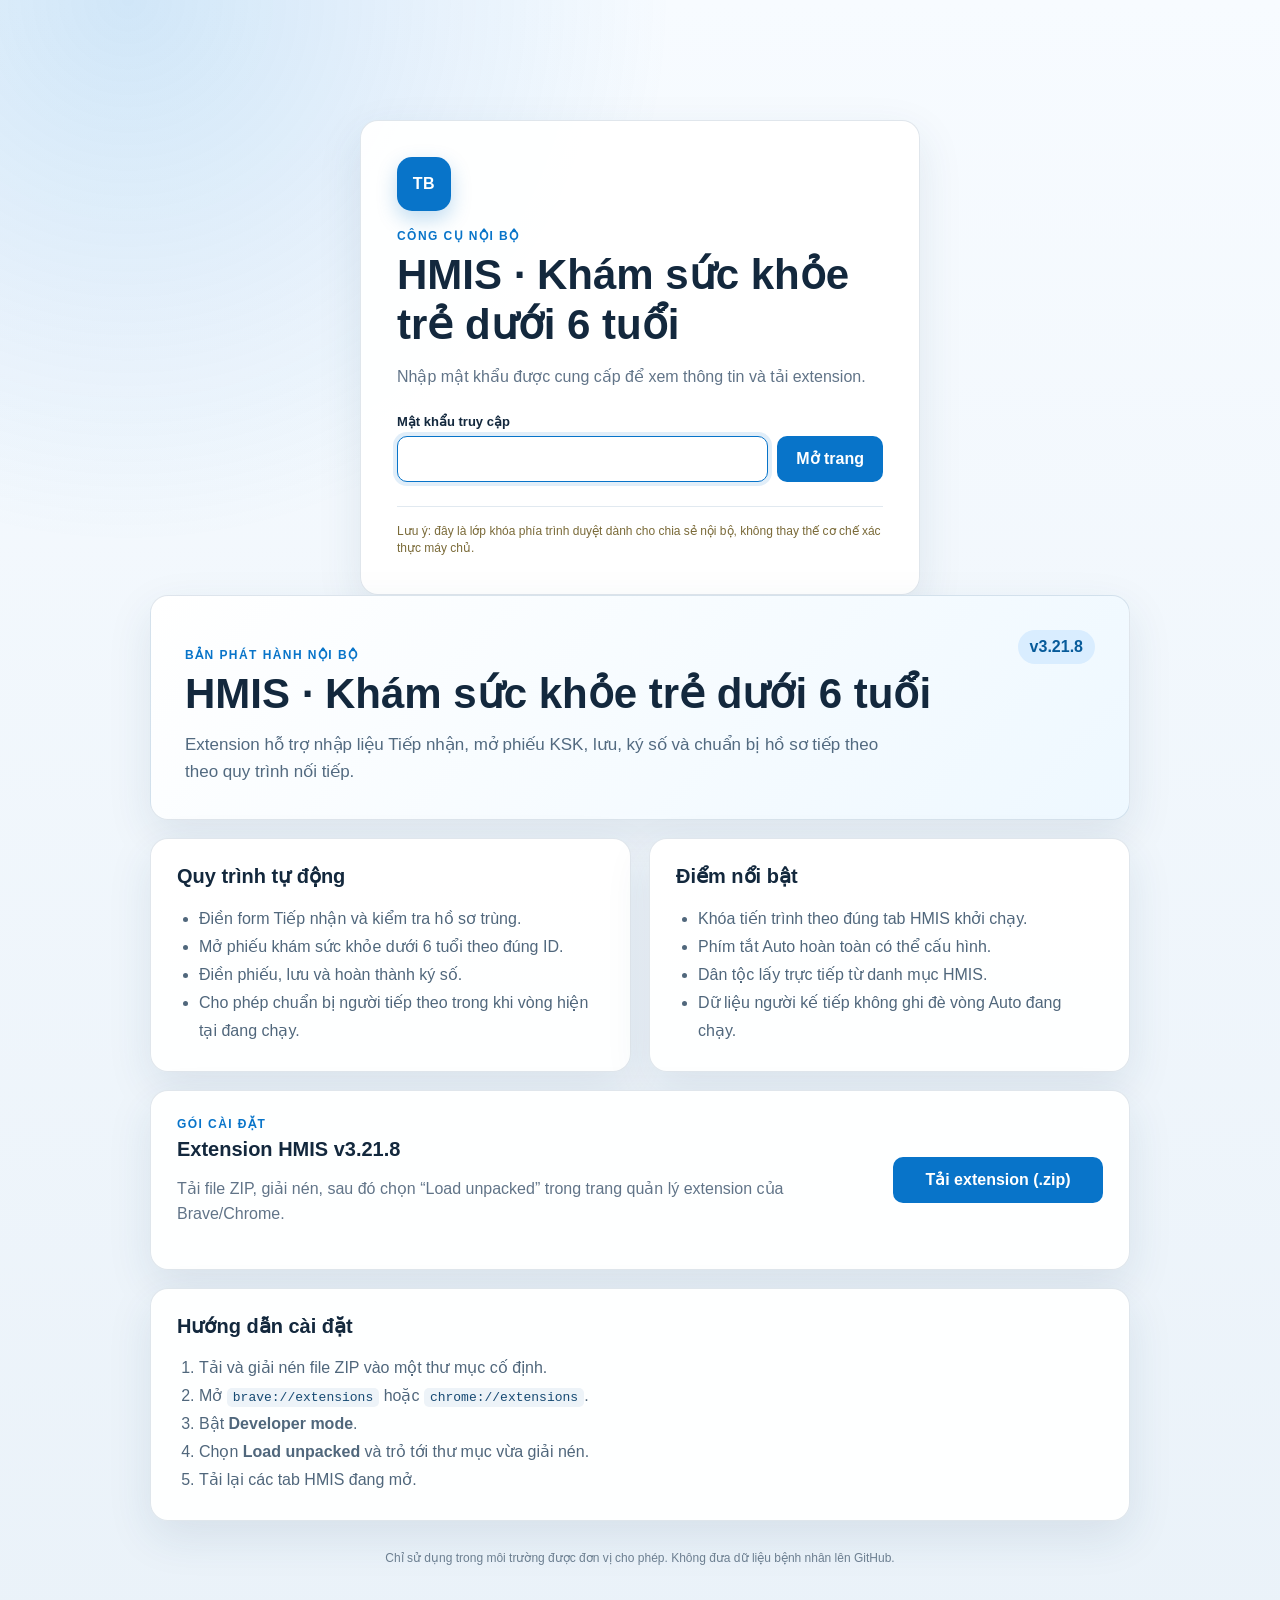
<file: docs/index.html>
<!doctype html>
<html lang="vi">
<head>
  <meta charset="utf-8">
  <meta name="viewport" content="width=device-width, initial-scale=1">
  <meta name="robots" content="noindex,nofollow">
  <title>HMIS · Khám sức khỏe trẻ dưới 6 tuổi</title>
  <link rel="stylesheet" href="site.css">
</head>
<body>
  <main class="shell">
    <section id="gate" class="card gate" aria-labelledby="gate-title">
      <div class="brand-mark" aria-hidden="true">TB</div>
      <p class="eyebrow">Công cụ nội bộ</p>
      <h1 id="gate-title">HMIS · Khám sức khỏe trẻ dưới 6 tuổi</h1>
      <p class="muted">Nhập mật khẩu được cung cấp để xem thông tin và tải extension.</p>
      <form id="login-form" autocomplete="off">
        <label for="password">Mật khẩu truy cập</label>
        <div class="password-row">
          <input id="password" type="password" autocomplete="current-password" required autofocus>
          <button type="submit">Mở trang</button>
        </div>
        <p id="login-error" class="error" role="alert" hidden>Mật khẩu không đúng.</p>
      </form>
      <p class="security-note">Lưu ý: đây là lớp khóa phía trình duyệt dành cho chia sẻ nội bộ, không thay thế cơ chế xác thực máy chủ.</p>
    </section>

    <section id="content" class="content" hidden>
      <header class="hero card">
        <div>
          <p class="eyebrow">Bản phát hành nội bộ</p>
          <h1>HMIS · Khám sức khỏe trẻ dưới 6 tuổi</h1>
          <p class="lead">Extension hỗ trợ nhập liệu Tiếp nhận, mở phiếu KSK, lưu, ký số và chuẩn bị hồ sơ tiếp theo theo quy trình nối tiếp.</p>
        </div>
        <span class="version">v3.21.8</span>
      </header>

      <section class="grid">
        <article class="card feature">
          <h2>Quy trình tự động</h2>
          <ul>
            <li>Điền form Tiếp nhận và kiểm tra hồ sơ trùng.</li>
            <li>Mở phiếu khám sức khỏe dưới 6 tuổi theo đúng ID.</li>
            <li>Điền phiếu, lưu và hoàn thành ký số.</li>
            <li>Cho phép chuẩn bị người tiếp theo trong khi vòng hiện tại đang chạy.</li>
          </ul>
        </article>
        <article class="card feature">
          <h2>Điểm nổi bật</h2>
          <ul>
            <li>Khóa tiến trình theo đúng tab HMIS khởi chạy.</li>
            <li>Phím tắt Auto hoàn toàn có thể cấu hình.</li>
            <li>Dân tộc lấy trực tiếp từ danh mục HMIS.</li>
            <li>Dữ liệu người kế tiếp không ghi đè vòng Auto đang chạy.</li>
          </ul>
        </article>
      </section>

      <section class="card download-card">
        <div>
          <p class="eyebrow">Gói cài đặt</p>
          <h2>Extension HMIS v3.21.8</h2>
          <p class="muted">Tải file ZIP, giải nén, sau đó chọn “Load unpacked” trong trang quản lý extension của Brave/Chrome.</p>
        </div>
        <a class="download" href="hmis-under-6-autofill-v3.21.8.zip" download>Tải extension (.zip)</a>
      </section>

      <section class="card install">
        <h2>Hướng dẫn cài đặt</h2>
        <ol>
          <li>Tải và giải nén file ZIP vào một thư mục cố định.</li>
          <li>Mở <code>brave://extensions</code> hoặc <code>chrome://extensions</code>.</li>
          <li>Bật <strong>Developer mode</strong>.</li>
          <li>Chọn <strong>Load unpacked</strong> và trỏ tới thư mục vừa giải nén.</li>
          <li>Tải lại các tab HMIS đang mở.</li>
        </ol>
      </section>

      <footer>Chỉ sử dụng trong môi trường được đơn vị cho phép. Không đưa dữ liệu bệnh nhân lên GitHub.</footer>
    </section>
  </main>
  <script src="site.js"></script>
</body>
</html>
</file>
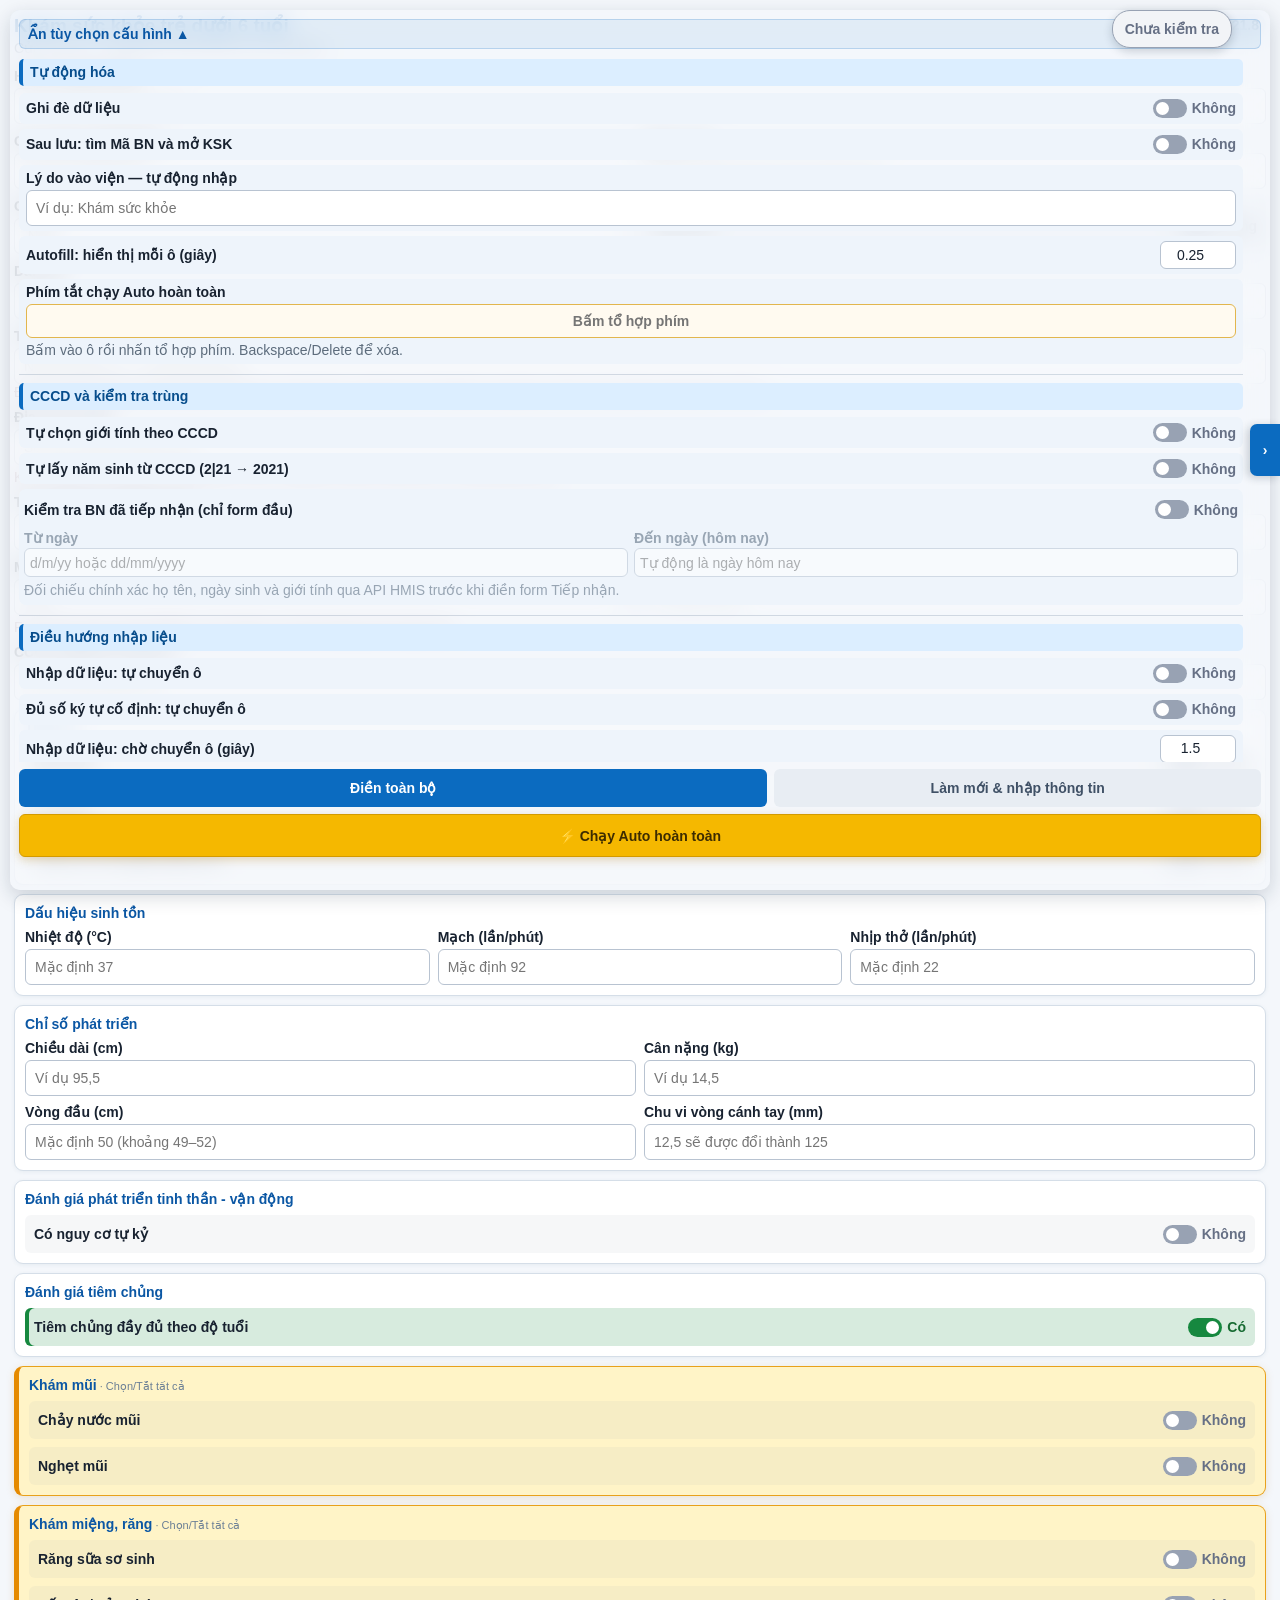
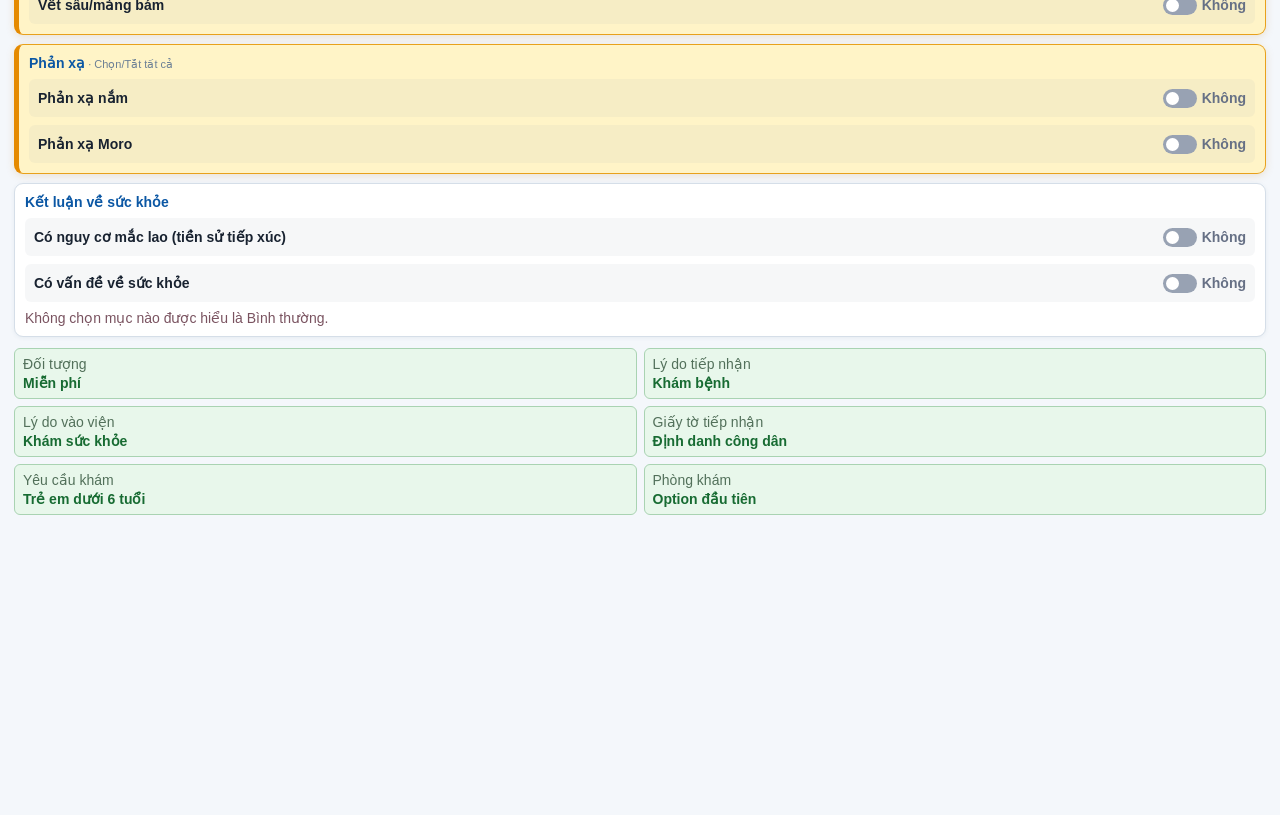
<file: popup.html>
<!doctype html>
<html lang="vi">
<head>
  <meta charset="utf-8">
  <meta name="viewport" content="width=device-width, initial-scale=1">
  <title>Khám sức khỏe trẻ dưới 6 tuổi</title>
  <link rel="stylesheet" href="popup.css">
</head>
<body>
  <button id="toggleActions" class="panel-toggle" type="button" title="Ẩn extension" aria-label="Ẩn extension">›</button>
  <div id="existingPatientWidget" class="existing-patient-widget">
    <button id="existingPatientIndicator" class="existing-patient-indicator is-idle" type="button" title="Nhập đủ Tên, Ngày sinh và Giới tính để kiểm tra" aria-label="Trạng thái kiểm tra bệnh nhân">Chưa kiểm tra</button>
    <div id="existingPatientToast" class="existing-patient-toast" role="status" aria-live="polite" hidden></div>
  </div>
  <main>
    <header>
      <div>
        <h1>Khám sức khỏe trẻ dưới 6 tuổi</h1>
        <p>Cửa sổ nổi — không làm thay đổi bố cục website</p>
      </div>
      <span class="version">v3.21.8</span>
    </header>
    <button id="returnToReception" class="return-reception" type="button">← Quay về form nhập</button>

    <section class="sticky-actions" aria-label="Thao tác nhập liệu">
      <button id="toggleConfig" class="config-toggle" type="button" aria-expanded="true" aria-controls="workflowOptions">Ẩn tùy chọn cấu hình ▲</button>
      <div id="workflowOptions" class="workflow-options">
        <section class="workflow-config-group" aria-labelledby="config-auto-title">
          <h3 id="config-auto-title">Tự động hóa</h3>
          <label class="workflow-switch">
            <span>Ghi đè dữ liệu</span>
            <span class="switch-wrap"><input id="overwrite" type="checkbox"><span class="switch-slider"></span><span class="switch-value"></span></span>
          </label>
          <label class="workflow-switch">
            <span>Sau lưu: tìm Mã BN và mở KSK</span>
            <span class="switch-wrap"><input id="autoOpenHealthAfterSave" type="checkbox"><span class="switch-slider"></span><span class="switch-value"></span></span>
          </label>
          <label class="workflow-text">
            <span>Lý do vào viện — tự động nhập</span>
            <input id="admissionReason" type="text" autocomplete="off" placeholder="Ví dụ: Khám sức khỏe">
          </label>
          <label class="workflow-delay">
            <span>Autofill: hiển thị mỗi ô (giây)</span>
            <input id="fieldDelaySeconds" type="number" min="0.1" max="5" step="0.05" inputmode="decimal" value="0.25">
          </label>
          <label class="workflow-hotkey">
            <span>Phím tắt chạy Auto hoàn toàn</span>
            <input id="fullAutoHotkey" type="text" autocomplete="off" spellcheck="false" readonly placeholder="Bấm tổ hợp phím" aria-label="Phím tắt chạy Auto hoàn toàn">
            <small>Bấm vào ô rồi nhấn tổ hợp phím. Backspace/Delete để xóa.</small>
          </label>
        </section>

        <section class="workflow-config-group" aria-labelledby="config-check-title">
          <h3 id="config-check-title">CCCD và kiểm tra trùng</h3>
          <label class="workflow-switch">
            <span>Tự chọn giới tính theo CCCD</span>
            <span class="switch-wrap"><input id="autoGenderFromIdentity" type="checkbox"><span class="switch-slider"></span><span class="switch-value"></span></span>
          </label>
          <label class="workflow-switch">
            <span>Tự lấy năm sinh từ CCCD (2|21 → 2021)</span>
            <span class="switch-wrap"><input id="autoBirthYearFromIdentity" type="checkbox"><span class="switch-slider"></span><span class="switch-value"></span></span>
          </label>
          <div id="existingPatientCheckOption" class="workflow-check-existing">
            <label class="workflow-switch">
              <span>Kiểm tra BN đã tiếp nhận (chỉ form đầu)</span>
              <span class="switch-wrap"><input id="checkExistingPatient" type="checkbox"><span class="switch-slider"></span><span class="switch-value"></span></span>
            </label>
            <div class="workflow-date-range" aria-label="Khoảng ngày kiểm tra bệnh nhân">
              <label><span>Từ ngày</span><input id="existingPatientFromDate" type="text" inputmode="numeric" maxlength="10" placeholder="d/m/yy hoặc dd/mm/yyyy"></label>
              <label><span>Đến ngày (hôm nay)</span><input id="existingPatientToDate" type="text" inputmode="numeric" maxlength="10" placeholder="Tự động là ngày hôm nay" readonly></label>
            </div>
            <small>Đối chiếu chính xác họ tên, ngày sinh và giới tính qua API HMIS trước khi điền form Tiếp nhận.</small>
          </div>
        </section>

        <section class="workflow-config-group" aria-labelledby="config-entry-title">
          <h3 id="config-entry-title">Điều hướng nhập liệu</h3>
          <label class="workflow-switch">
            <span>Nhập dữ liệu: tự chuyển ô</span>
            <span class="switch-wrap"><input id="autoAdvanceDataEntry" type="checkbox"><span class="switch-slider"></span><span class="switch-value"></span></span>
          </label>
          <label class="workflow-switch">
            <span>Đủ số ký tự cố định: tự chuyển ô</span>
            <span class="switch-wrap"><input id="autoAdvanceFixedLength" type="checkbox"><span class="switch-slider"></span><span class="switch-value"></span></span>
          </label>
          <label class="workflow-delay">
            <span>Nhập dữ liệu: chờ chuyển ô (giây)</span>
            <input id="dataEntryAdvanceSeconds" type="number" min="0.5" max="5" step="0.1" inputmode="decimal" value="1.5">
          </label>
          <label class="workflow-delay">
            <span>SĐT → CCCD người giám hộ: chờ (giây)</span>
            <input id="phoneToIdentityDelaySeconds" type="number" min="0.2" max="10" step="0.1" inputmode="decimal" value="2">
          </label>
        </section>

        <section class="workflow-config-group" aria-labelledby="config-address-title">
          <h3 id="config-address-title">Địa chỉ</h3>
          <label class="workflow-delay">
            <span>Tỉnh/Xã thường dùng: số lựa chọn</span>
            <input id="frequentLocationLimit" type="number" min="1" max="10" step="1" inputmode="numeric" value="5">
          </label>
          <label class="workflow-switch">
            <span>Viết hoa đầu từng từ địa chỉ</span>
            <span class="switch-wrap"><input id="capitalizeAddress" type="checkbox"><span class="switch-slider"></span><span class="switch-value"></span></span>
          </label>
          <label class="workflow-text workflow-address-rules">
            <span>Viết hoa / mở rộng từ viết tắt địa chỉ</span>
            <textarea id="addressUppercaseRules" rows="2" autocomplete="off" spellcheck="false" placeholder="Ví dụ: cc > CC hoặc kp > khu phố"></textarea>
            <small>Mỗi dòng một quy tắc. Có thể dùng =, &gt; hoặc -&gt;. Khi “kp” thành “khu phố”, con trỏ sẽ nằm đúng ở cuối nội dung mới.</small>
          </label>
        </section>

        <section class="workflow-config-group workflow-config-group-last" aria-labelledby="config-ui-title">
          <h3 id="config-ui-title">Giao diện</h3>
          <label class="workflow-switch">
            <span>Hiện hướng dẫn</span>
            <span class="switch-wrap"><input id="showGuidance" type="checkbox"><span class="switch-slider"></span><span class="switch-value"></span></span>
          </label>
          <label class="workflow-font-size">
            <span>Cỡ chữ giao diện</span>
            <input id="panelFontSize" type="range" min="12" max="22" step="1" value="14">
            <output id="panelFontSizeValue" for="panelFontSize">14px</output>
          </label>
          <button id="resetPanelSize" class="config-reset-size" type="button">Khôi phục kích thước form</button>
        </section>
      </div>
      <div class="sticky-action-buttons">
        <button id="fill" class="primary" type="button">Điền toàn bộ</button>
        <button id="clear" class="secondary" type="button">Làm mới & nhập thông tin</button>
        <button id="fillFullAuto" class="full-auto" type="button">⚡ Chạy Auto hoàn toàn</button>
      </div>
      <div id="status" role="status" aria-live="polite"></div>
      <div id="dataGuessSuggestion" class="data-guess-suggestion" role="status" aria-live="polite" hidden></div>
    </section>

    <section class="form-grid">
      <label class="full compact-name">
        <span>Họ tên người khám</span>
        <input id="fullName" type="text" autocomplete="off" placeholder="Họ tên trẻ em/người bệnh">
      </label>

      <label>
        <span>Căn cước người khám</span>
        <input id="identity" type="text" inputmode="numeric" autocomplete="off" placeholder="CCCD người khám">
      </label>

      <label class="compact-birth">
        <span>Ngày sinh</span>
        <input id="birthDate" type="text" inputmode="numeric" autocomplete="off" placeholder="d/m/yy, dd/mm/yyyy hoặc ddmmyyyy">
      </label>

      <label>
        <span>Giới tính</span>
        <select id="gender">
          <option value="Nam">Nam</option>
          <option value="Nữ">Nữ</option>
        </select>
      </label>

      <label class="quick-switch">
        <span>Sinh non</span>
        <span class="switch-wrap"><input id="premature" type="checkbox"><span class="switch-slider"></span><span class="switch-value"></span></span>
      </label>

      <div class="ethnicity-field full">
        <label><span>Dân tộc</span><input id="ethnicity" type="text" autocomplete="off" value="Kinh" placeholder="Chọn từ danh mục HMIS" role="combobox" aria-autocomplete="list" aria-controls="ethnicitySuggestions" aria-expanded="false"></label>
        <div id="ethnicitySuggestions" class="location-suggestions" role="listbox" hidden></div>
      </div>

      <div class="location-field full">
        <label>
          <span>Tỉnh/Xã</span>
          <input id="location" type="text" autocomplete="off" placeholder="Nhập mã/tên xã – tự đồng bộ gợi ý" role="combobox" aria-autocomplete="list" aria-controls="locationSuggestions" aria-expanded="false">
        </label>
        <div id="locationSuggestions" class="location-suggestions" role="listbox" hidden></div>
        <small>Địa chỉ khóa được chọn toàn bộ ở lần focus đầu tiên; chỉ khi rời ô Tỉnh/Xã, extension mới tự chọn địa chỉ đó trên YTCS.</small>
      </div>

      <label class="full">
        <span>Địa chỉ chi tiết</span>
        <input id="addressDetail" type="text" autocomplete="off" placeholder="Số nhà, đường, tổ/khu phố…">
        <small>Không điền lại tỉnh/xã ở trường bên cạnh; website tự lấy từ lựa chọn Tỉnh/Xã phía trên.</small>
      </label>

      <label class="full">
        <span>Tên người liên hệ/giám hộ</span>
        <input id="guardianName" type="text" autocomplete="off" placeholder="Họ tên người giám hộ">
      </label>

      <label>
        <span>MQH với bệnh nhân</span>
        <select id="guardianRelationship">
          <option value="Cha">Cha</option>
          <option value="Mẹ" selected>Mẹ</option>
          <option value="Ông/Bà">Ông/Bà</option>
          <option value="Anh/Chị">Anh/Chị</option>
          <option value="Họ hàng">Họ hàng (chọn Khác)</option>
          <option value="Khác">Khác</option>
        </select>
        <small>Form tiếp nhận dùng Bố/Mẹ; form khám sẽ check đúng Cha hoặc Mẹ.</small>
      </label>

      <label>
        <span>Số điện thoại</span>
        <input id="contactPhone" type="text" inputmode="tel" autocomplete="off" placeholder="Số điện thoại">
      </label>

      <label class="full">
        <span>CCCD người đi cùng trẻ</span>
        <input id="companionIdentity" type="text" inputmode="numeric" autocomplete="off" placeholder="CCCD người giám hộ">
      </label>

      <section class="exam-group history-group full" aria-labelledby="history-title">
        <h2 id="history-title">Tiền sử</h2>
        <div class="history-row">
          <label class="quick-switch"><span>Bản thân</span><span class="switch-wrap"><input id="historySelf" type="checkbox"><span class="switch-slider"></span><span class="switch-value"></span></span></label>
          <label id="historySelfNoteWrap" class="history-note" hidden><span>Ghi chú/Tên bệnh</span><input id="historySelfNote" type="text" autocomplete="off" placeholder="Nhập tiền sử bệnh của trẻ"></label>
        </div>
        <div class="history-row">
          <label class="quick-switch"><span>Gia đình</span><span class="switch-wrap"><input id="historyFamily" type="checkbox"><span class="switch-slider"></span><span class="switch-value"></span></span></label>
          <label id="historyFamilyNoteWrap" class="history-note" hidden><span>Ghi chú/Tên bệnh</span><input id="historyFamilyNote" type="text" autocomplete="off" placeholder="Nhập tiền sử bệnh gia đình"></label>
        </div>
        <div class="history-row">
          <label class="quick-switch"><span>Tiếp xúc với người bệnh lao</span><span class="switch-wrap"><input id="historyTuberculosis" type="checkbox"><span class="switch-slider"></span><span class="switch-value"></span></span></label>
        </div>
      </section>

        <section class="exam-group full" aria-labelledby="vital-title">
          <h2 id="vital-title">Dấu hiệu sinh tồn</h2>
          <div class="exam-group-grid three-fields">
            <label><span>Nhiệt độ (°C)</span><input id="temperature" type="text" inputmode="decimal" autocomplete="off" placeholder="Mặc định 37"></label>
            <label><span>Mạch (lần/phút)</span><input id="pulse" type="text" inputmode="decimal" autocomplete="off" placeholder="Mặc định 92"></label>
            <label><span>Nhịp thở (lần/phút)</span><input id="respiratoryRate" type="text" inputmode="decimal" autocomplete="off" placeholder="Mặc định 22"></label>
          </div>
        </section>
        <section class="exam-group full" aria-labelledby="growth-title">
          <h2 id="growth-title">Chỉ số phát triển</h2>
          <div class="exam-group-grid">
            <label><span>Chiều dài (cm)</span><input id="lengthCm" type="text" inputmode="decimal" autocomplete="off" placeholder="Ví dụ 95,5"></label>
            <label><span>Cân nặng (kg)</span><input id="weightKg" type="text" inputmode="decimal" autocomplete="off" placeholder="Ví dụ 14,5"></label>
            <label><span>Vòng đầu (cm)</span><input id="headCircumferenceCm" type="text" inputmode="decimal" autocomplete="off" placeholder="Mặc định 50 (khoảng 49–52)"></label>
            <label><span>Chu vi vòng cánh tay (mm)</span><input id="armCircumferenceMm" type="text" inputmode="decimal" autocomplete="off" placeholder="12,5 sẽ được đổi thành 125"></label>
          </div>
        </section>
        <section class="exam-group full" aria-labelledby="development-title">
          <h2 id="development-title">Đánh giá phát triển tinh thần - vận động</h2>
          <div class="exam-group-grid option-grid">
            <label class="quick-switch"><span>Có nguy cơ tự kỷ</span><span class="switch-wrap"><input id="autismRisk" type="checkbox"><span class="switch-slider"></span><span class="switch-value"></span></span></label>
          </div>
        </section>
        <section class="exam-group full" aria-labelledby="vaccination-title">
          <h2 id="vaccination-title">Đánh giá tiêm chủng</h2>
          <div class="exam-group-grid option-grid">
            <label class="quick-switch"><span>Tiêm chủng đầy đủ theo độ tuổi</span><span class="switch-wrap"><input id="vaccinationComplete" type="checkbox" checked><span class="switch-slider"></span><span class="switch-value"></span></span></label>
          </div>
        </section>
        <section class="exam-group full" aria-labelledby="nose-title">
          <h2 id="nose-title" class="select-all-title" role="button" tabindex="0" title="Bấm để chọn hết hoặc tắt hết">Khám mũi</h2>
          <div class="exam-group-grid option-grid">
            <label class="quick-switch"><span>Chảy nước mũi</span><span class="switch-wrap"><input id="runnyNose" type="checkbox"><span class="switch-slider"></span><span class="switch-value"></span></span></label>
            <label class="quick-switch"><span>Nghẹt mũi</span><span class="switch-wrap"><input id="stuffyNose" type="checkbox"><span class="switch-slider"></span><span class="switch-value"></span></span></label>
          </div>
        </section>
        <section class="exam-group full" aria-labelledby="mouth-title">
          <h2 id="mouth-title" class="select-all-title" role="button" tabindex="0" title="Bấm để chọn hết hoặc tắt hết">Khám miệng, răng</h2>
          <div class="exam-group-grid option-grid">
            <label class="quick-switch"><span>Răng sữa sơ sinh</span><span class="switch-wrap"><input id="neonatalTeeth" type="checkbox"><span class="switch-slider"></span><span class="switch-value"></span></span></label>
            <label class="quick-switch"><span>Vết sâu/mảng bám</span><span class="switch-wrap"><input id="dentalCaries" type="checkbox"><span class="switch-slider"></span><span class="switch-value"></span></span></label>
          </div>
        </section>
        <section class="exam-group full" aria-labelledby="reflex-title">
          <h2 id="reflex-title" class="select-all-title" role="button" tabindex="0" title="Bấm để chọn hết hoặc tắt hết">Phản xạ</h2>
          <div class="exam-group-grid option-grid">
            <label class="quick-switch"><span>Phản xạ nắm</span><span class="switch-wrap"><input id="graspReflex" type="checkbox"><span class="switch-slider"></span><span class="switch-value"></span></span></label>
            <label class="quick-switch"><span>Phản xạ Moro</span><span class="switch-wrap"><input id="moroReflex" type="checkbox"><span class="switch-slider"></span><span class="switch-value"></span></span></label>
          </div>
        </section>
        <section class="exam-group full" aria-labelledby="conclusion-title">
          <h2 id="conclusion-title">Kết luận về sức khỏe</h2>
          <div class="exam-group-grid option-grid">
            <label class="quick-switch"><span>Có nguy cơ mắc lao (tiền sử tiếp xúc)</span><span class="switch-wrap"><input id="healthConclusionTuberculosisRisk" type="checkbox"><span class="switch-slider"></span><span class="switch-value"></span></span></label>
            <label class="quick-switch"><span>Có vấn đề về sức khỏe</span><span class="switch-wrap"><input id="healthConclusionProblem" type="checkbox"><span class="switch-slider"></span><span class="switch-value"></span></span></label>
            <label id="healthConclusionReasonWrap" class="history-note" hidden><span>Lý do/Ghi rõ</span><input id="healthConclusionReason" type="text" autocomplete="off" placeholder="Bắt buộc khi kết luận không bình thường"></label>
            <small>Không chọn mục nào được hiểu là Bình thường.</small>
          </div>
        </section>
    </section>

    <section class="defaults" aria-label="Giá trị mặc định">
      <div><span>Đối tượng</span><strong>Miễn phí</strong></div>
      <div><span>Lý do tiếp nhận</span><strong>Khám bệnh</strong></div>
      <div><span>Lý do vào viện</span><strong id="admissionReasonPreview">Khám sức khỏe</strong></div>
      <div><span>Giấy tờ tiếp nhận</span><strong>Định danh công dân</strong></div>
      <div><span>Yêu cầu khám</span><strong>Trẻ em dưới 6 tuổi</strong></div>
      <div><span>Phòng khám</span><strong>Option đầu tiên</strong></div>
    </section>

  </main>
  <script src="popup.js"></script>
</body>
</html>
</file>
<file: docs/site.css>
:root {
  color-scheme: light;
  font-family: Inter, "Segoe UI", Arial, sans-serif;
  background: #eef4fa;
  color: #13283d;
}

* { box-sizing: border-box; }

body {
  min-height: 100vh;
  margin: 0;
  background:
    radial-gradient(circle at 10% 0%, rgba(20, 126, 214, .17), transparent 34rem),
    linear-gradient(180deg, #f7fbff 0%, #eaf2f9 100%);
}

.shell { width: min(980px, calc(100% - 32px)); margin: 0 auto; padding: 48px 0; }
.card { border: 1px solid rgba(19, 67, 108, .13); border-radius: 18px; background: rgba(255,255,255,.94); box-shadow: 0 16px 45px rgba(27, 66, 99, .10); }
.gate { width: min(560px, 100%); margin: 8vh auto 0; padding: 36px; }
.brand-mark { display: grid; width: 54px; height: 54px; place-items: center; border-radius: 15px; background: #0874c9; color: white; font-weight: 900; letter-spacing: .04em; box-shadow: 0 8px 20px rgba(8,116,201,.25); }
.eyebrow { margin: 18px 0 7px; color: #0874c9; font-size: 12px; font-weight: 900; letter-spacing: .12em; text-transform: uppercase; }
h1, h2 { margin: 0; line-height: 1.18; }
h1 { font-size: clamp(27px, 5vw, 42px); }
h2 { font-size: 20px; }
.muted { color: #617488; line-height: 1.55; }
label { display: block; margin: 24px 0 7px; font-size: 13px; font-weight: 800; }
.password-row { display: grid; grid-template-columns: 1fr auto; gap: 9px; }
input, button, .download { min-height: 46px; border-radius: 10px; font: inherit; }
input { width: 100%; padding: 0 13px; border: 1px solid #afc1d1; outline: none; }
input:focus { border-color: #0874c9; box-shadow: 0 0 0 4px rgba(8,116,201,.12); }
button, .download { display: inline-flex; align-items: center; justify-content: center; padding: 0 19px; border: 0; background: #0874c9; color: #fff; font-weight: 800; cursor: pointer; text-decoration: none; }
button:hover, .download:hover { background: #075fa4; }
.error { margin: 10px 0 0; color: #b42318; font-weight: 800; }
.security-note { margin: 24px 0 0; padding-top: 16px; border-top: 1px solid #e1e9f0; color: #7a6a38; font-size: 12px; line-height: 1.45; }
.content { display: grid; gap: 18px; }
.hero { display: flex; align-items: flex-start; justify-content: space-between; gap: 24px; padding: 34px; background: linear-gradient(135deg, #fff 0%, #eef8ff 100%); }
.lead { max-width: 720px; margin: 14px 0 0; color: #526a80; font-size: 17px; line-height: 1.55; }
.version { flex: 0 0 auto; padding: 8px 12px; border-radius: 999px; background: #d9edff; color: #075b9a; font-weight: 900; }
.grid { display: grid; grid-template-columns: repeat(2, minmax(0, 1fr)); gap: 18px; }
.feature, .install { padding: 26px; }
ul, ol { margin: 16px 0 0; padding-left: 22px; color: #50677c; line-height: 1.75; }
.download-card { display: flex; align-items: center; justify-content: space-between; gap: 20px; padding: 26px; }
.download-card .eyebrow { margin-top: 0; }
.download { min-width: 210px; }
code { padding: 2px 6px; border-radius: 5px; background: #edf3f8; color: #174a73; }
footer { padding: 12px; color: #6b7e90; text-align: center; font-size: 12px; }

@media (max-width: 700px) {
  .shell { padding: 24px 0; }
  .gate, .hero, .feature, .install, .download-card { padding: 22px; }
  .grid { grid-template-columns: 1fr; }
  .hero, .download-card { align-items: stretch; flex-direction: column; }
  .password-row { grid-template-columns: 1fr; }
  .download { width: 100%; }
}
</file>
<file: popup.css>
:root {
  --panel-font-size: 14px;
  color-scheme: light;
  font-family: Arial, "Segoe UI", sans-serif;
  font-size: var(--panel-font-size);
  color: #182230;
  background: #f4f7fb;
}

* {
  box-sizing: border-box;
}

body {
  width: 100%;
  min-width: 320px;
  min-height: 100vh;
  margin: 0;
  background: #f4f7fb;
  overflow-y: auto;
  overflow-x: hidden;
}

.location-field,
.ethnicity-field {
  position: relative;
  min-width: 0;
}

.location-suggestions {
  position: relative;
  z-index: 5;
  max-height: 240px;
  margin-top: 4px;
  overflow-y: auto;
  border: 1px solid #aebdcd;
  border-radius: 6px;
  background: #fff;
  box-shadow: 0 7px 18px rgba(15, 35, 55, .14);
}

.location-option {
  display: flex;
  align-items: center;
  min-height: 34px;
  padding: 7px 9px;
  border-radius: 0;
  border-bottom: 1px solid #e5eaf0;
  background: #fff;
  color: #182230;
  text-align: left;
  font-weight: 500;
}

.location-option-number {
  display: inline-grid;
  place-items: center;
  flex: 0 0 24px;
  width: 24px;
  height: 24px;
  margin-right: 7px;
  border-radius: 6px;
  background: #dbeafe;
  color: #07589f;
  font-weight: 800;
}

.location-option-label {
  min-width: 0;
  flex: 1 1 auto;
  text-align: left;
}

.location-option.is-frequent .location-option-label {
  font-weight: 600;
}

.location-option-lock {
  display: inline-flex;
  align-items: center;
  justify-content: center;
  flex: 0 0 auto;
  min-width: 44px;
  min-height: 24px;
  margin-left: 7px;
  padding: 2px 7px;
  border: 1px solid #c6d2df;
  border-radius: 999px;
  background: #f4f7fa;
  color: #526579;
  font-size: 11px;
  font-weight: 600;
  line-height: 1;
}

.location-option-lock:hover,
.location-option-lock:focus {
  border-color: #0b6bc0;
  background: #e9f4ff;
  color: #07589f;
}

.location-option-lock.is-locked {
  border-color: #2d8b57;
  background: #e4f5eb;
  color: #17633a;
  font-weight: 700;
}

.location-option-remove {
  display: inline-flex;
  align-items: center;
  justify-content: center;
  flex: 0 0 auto;
  min-width: 36px;
  min-height: 24px;
  margin-left: 5px;
  padding: 2px 6px;
  border: 1px solid #e1b9b9;
  border-radius: 999px;
  background: #fff4f4;
  color: #9a3434;
  font-size: 11px;
  font-weight: 600;
  line-height: 1;
}

.location-option-remove:hover,
.location-option-remove:focus {
  border-color: #c84b4b;
  background: #fde7e7;
  color: #7e2222;
}

.location-option.is-locked {
  box-shadow: inset 3px 0 #2d8b57;
}

.location-option:last-child {
  border-bottom: 0;
}

.location-option:hover,
.location-option:focus,
.location-option.is-active {
  background: #e9f4ff;
  outline: 0;
}

.location-option.is-active {
  box-shadow: inset 4px 0 #0b6bc0;
  color: #064f91;
  font-weight: 700;
}

main {
  padding: 14px 14px 300px;
  transition: transform .22s ease, opacity .18s ease;
}

body.config-options-collapsed:not(.list-compact) main {
  padding-bottom: 175px;
}

body.panel-collapsed main {
  transform: translateX(105%);
  opacity: 0;
  pointer-events: none;
}

body.embedded-floating .panel-toggle {
  display: none;
}

body.embedded-floating .existing-patient-widget {
  display: none;
}

body.list-compact {
  min-width: 0;
  overflow: hidden;
}

body.list-compact main {
  padding: 9px 9px 51px;
}

body.list-compact header {
  margin-bottom: 7px;
}

body.list-compact header h1 {
  font-size: 15px;
}

body.list-compact header p,
body.list-compact header .version,
body.list-compact .sticky-actions,
body.list-compact .defaults,
body.list-compact .form-grid > :not(.compact-name):not(.compact-birth) {
  display: none !important;
}

body.list-compact .form-grid {
  grid-template-columns: minmax(0, 1fr) 120px;
  gap: 7px;
}

body.list-compact .form-grid > .compact-name,
body.list-compact .form-grid > .compact-birth {
  grid-column: auto;
}

body.list-compact input {
  min-height: 34px;
  padding: 6px 8px;
}

.return-reception {
  display: none;
}

body.list-compact .return-reception {
  display: block;
  position: fixed;
  z-index: 20;
  right: 9px;
  bottom: 9px;
  left: 9px;
  width: auto;
  min-height: 34px;
  margin: 0;
  border: 1px solid #0b6bc0;
  border-radius: 7px;
  background: #e8f3ff;
  color: #07589f;
  font-weight: 800;
}

header {
  display: flex;
  align-items: flex-start;
  justify-content: space-between;
  gap: 12px;
  margin-bottom: 12px;
}

h1 {
  margin: 0;
  color: #0b57a4;
  font-size: 19px;
}

header p {
  margin: 3px 0 0;
  color: #667085;
  font-size: 12px;
}

.sticky-actions {
  position: fixed;
  z-index: 50;
  right: 10px;
  bottom: 10px;
  left: 10px;
  display: flex;
  flex-direction: column;
  max-height: calc(100vh - 20px);
  overflow: hidden;
  margin: 0;
  padding: 9px;
  border: 0;
  border-radius: 10px;
  background: rgba(244, 247, 251, .72);
  box-shadow: 0 6px 20px rgba(15, 35, 55, .18);
  backdrop-filter: blur(12px) saturate(135%);
  -webkit-backdrop-filter: blur(12px) saturate(135%);
}

.panel-toggle {
  position: fixed;
  z-index: 100;
  top: 50%;
  right: 0;
  width: 30px;
  min-height: 52px;
  padding: 0;
  transform: translateY(-50%);
  border-radius: 7px 0 0 7px;
  background: #0b6bc0;
  color: #fff;
  font-size: 25px;
  line-height: 1;
  box-shadow: -3px 2px 9px rgba(15, 35, 55, .2);
}

.workflow-options {
  display: grid;
  grid-template-columns: minmax(0, 1fr);
  gap: 5px 8px;
  min-height: 0;
  max-height: calc(100vh - 155px);
  overflow-y: auto;
  overscroll-behavior: contain;
  scrollbar-gutter: stable;
  margin-bottom: 7px;
  padding-right: 3px;
}

.workflow-config-group {
  display: grid;
  gap: 5px;
  padding: 3px 0 10px;
  border-bottom: 1px solid rgba(92, 119, 148, .24);
}

.workflow-config-group-last {
  padding-bottom: 2px;
  border-bottom: 0;
}

.workflow-config-group h3 {
  position: sticky;
  z-index: 2;
  top: 0;
  margin: 0 0 2px;
  padding: 5px 7px;
  border-left: 4px solid #0b6bc0;
  border-radius: 5px;
  background: #dceeff;
  color: #074d8c;
  font-size: 12px;
  font-weight: 800;
  line-height: 1.2;
}

.workflow-text {
  display: grid;
  gap: 4px;
  padding: 5px 7px;
  border-radius: 6px;
  background: #eef4fb;
  font-size: 12px;
}

.workflow-text input,
.workflow-text textarea {
  width: 100%;
  box-sizing: border-box;
}

.workflow-text textarea {
  min-height: 48px;
  resize: vertical;
  font-family: Consolas, monospace;
}

.workflow-hotkey {
  display: grid;
  gap: 4px;
  padding: 5px 7px;
  border-radius: 6px;
  background: #eef4fb;
  font-size: 12px;
}

.workflow-hotkey input {
  width: 100%;
  min-height: 30px;
  box-sizing: border-box;
  cursor: pointer;
  text-align: center;
  font-weight: 800;
  color: #8a5700;
  background: #fffaf0;
  border-color: #e2b64e;
}

.workflow-hotkey small {
  color: #5d6c7c;
  line-height: 1.25;
}

.config-toggle {
  flex: 0 0 auto;
  width: 100%;
  min-height: 30px;
  margin: 0 0 7px;
  padding: 5px 8px;
  border: 1px solid rgba(11, 107, 192, .20);
  border-radius: 6px;
  background: rgba(11, 107, 192, .08);
  color: #0b57a4;
  text-align: left;
  font-size: 12px;
  font-weight: 700;
}

.sticky-actions.config-collapsed .workflow-options {
  display: none;
}

.workflow-switch {
  display: flex;
  flex-direction: row;
  align-items: center;
  justify-content: space-between;
  gap: 7px;
  min-height: 31px;
  padding: 5px 7px;
  border-radius: 6px;
  background: #eef4fb;
  font-size: 12px;
}

.workflow-delay {
  display: grid;
  grid-template-columns: minmax(0, 1fr) 76px;
  align-items: center;
  gap: 7px;
  min-height: 31px;
  padding: 5px 7px;
  border-radius: 6px;
  background: #eef4fb;
  font-size: 12px;
}

.workflow-delay input {
  min-height: 28px;
  padding: 3px 6px;
  text-align: center;
}

.workflow-check-existing {
  display: grid;
  gap: 5px;
  padding: 5px;
  border-radius: 7px;
  background: #eef4fb;
}

.workflow-check-existing .workflow-switch {
  padding: 0;
  background: transparent;
}

.workflow-check-existing small {
  color: #526579;
  font-size: 11px;
  line-height: 1.25;
}

.workflow-date-range {
  display: grid;
  grid-template-columns: repeat(2, minmax(0, 1fr));
  gap: 6px;
}

.workflow-date-range label {
  display: grid;
  gap: 2px;
  color: #526579;
  font-size: 11px;
  font-weight: 700;
}

.workflow-date-range input {
  min-width: 0;
  min-height: 29px;
  padding: 3px 5px;
}

.workflow-check-existing:not(.is-enabled) .workflow-date-range,
.workflow-check-existing:not(.is-enabled) small {
  opacity: .55;
}

.existing-patient-widget {
  position: fixed;
  z-index: 1001;
  top: 10px;
  right: 48px;
  width: max-content;
  height: 36px;
}

.existing-patient-widget.is-dragging,
.existing-patient-widget.is-dragging * {
  cursor: grabbing !important;
  user-select: none;
}

.existing-patient-toast {
  position: fixed;
  z-index: 1000;
  top: 54px;
  left: 8px;
  width: min(390px, calc(100% - 16px));
  padding: 7px;
  border: 1px solid #e6a700;
  border-radius: 9px;
  background: #fff4c7;
  color: #684900;
  box-shadow: 0 8px 24px rgba(15, 35, 55, .28);
  font-size: 13px;
  font-weight: 600;
  line-height: 1.4;
  white-space: pre-line;
}

.existing-patient-indicator {
  display: grid;
  place-items: center;
  width: auto;
  min-width: 98px;
  height: 36px;
  padding: 0 12px;
  border: 1px solid #98a2b3;
  border-radius: 18px;
  background: #f2f4f7;
  color: #667085;
  box-shadow: 0 3px 10px rgba(15,35,55,.2);
  font-size: 12px;
  font-weight: 800;
  cursor: grab;
  touch-action: none;
}

.existing-patient-indicator.is-checking,
.existing-patient-indicator.is-clear {
  border-color: #299653;
  background: #dff5e7;
  color: #16713a;
}

.existing-patient-indicator.is-checking {
  animation: existing-patient-pulse .8s ease-in-out infinite alternate;
}

.existing-patient-indicator.is-warning {
  border-color: #e5a000;
  background: #fff0ad;
  color: #8a5a00;
}

.existing-patient-indicator.is-error {
  border-color: #d85858;
  background: #fdeaea;
  color: #9b2525;
}

.existing-patient-indicator.is-identity-match {
  border-color: #c53030;
  background: #ffd9d9;
  color: #8f1616;
}

@keyframes existing-patient-pulse {
  from { transform: scale(.94); }
  to { transform: scale(1.06); }
}

.existing-patient-toast-head {
  display: grid;
  grid-template-columns: minmax(0, 1fr) auto;
  align-items: center;
  width: calc(100% - 28px);
  min-height: 38px;
  padding: 3px 5px;
  border: 0;
  background: transparent;
  color: inherit;
  text-align: left;
  cursor: grab;
  touch-action: none;
}

.existing-patient-toast-title {
  font-weight: 800;
}

.existing-patient-toast-arrow {
  min-width: 58px;
  font-size: 11px;
  font-weight: 800;
  text-align: center;
}

.existing-patient-toast-close {
  position: absolute;
  top: 6px;
  right: 7px;
  width: 27px;
  height: 27px;
  padding: 0;
  border: 0;
  border-radius: 50%;
  background: rgba(255,255,255,.65);
  color: inherit;
  font-size: 20px;
  line-height: 27px;
  cursor: pointer;
}

.existing-patient-toast-body {
  max-height: min(58vh, 430px);
  margin-top: 4px;
  padding: 7px;
  overflow: auto;
  border-top: 1px solid currentColor;
  font-size: 12px;
}

.existing-patient-toast-body p {
  margin: 0 0 6px;
}

.existing-patient-result-list {
  display: grid;
  gap: 6px;
}

.existing-patient-date-range {
  margin: 0 0 7px;
  padding: 6px 8px;
  border-radius: 6px;
  background: rgba(255,255,255,.65);
  font-weight: 600;
  text-align: center;
}

.existing-patient-result {
  border: 1px solid rgba(104,73,0,.3);
  border-radius: 7px;
  background: rgba(255,255,255,.62);
}

.existing-patient-result summary {
  padding: 7px;
  font-weight: 800;
  cursor: pointer;
}

.existing-patient-result dl {
  display: grid;
  grid-template-columns: 100px minmax(0, 1fr);
  gap: 4px 7px;
  margin: 0;
  padding: 0 8px 8px;
}

.existing-patient-result dt {
  color: #6d5a22;
  font-weight: 800;
}

.existing-patient-result dd {
  min-width: 0;
  margin: 0;
  overflow-wrap: anywhere;
}

.existing-patient-result dl hr {
  grid-column: 1 / -1;
  width: 100%;
  height: 1px;
  margin: 2px 0;
  border: 0;
  background: rgba(104,73,0,.16);
}

.existing-patient-result dl hr:last-child {
  display: none;
}

.existing-patient-result.identity-match {
  border-color: #cf3030;
  background: #ffe1e1;
  color: #861919;
  box-shadow: inset 4px 0 0 #c62828;
}

.existing-patient-result .identity-match-value {
  color: #b42318;
  font-weight: 900;
}

.existing-patient-toast.success {
  border-color: #4ea66a;
  background: #e7f7ec;
  color: #185c2e;
}

.existing-patient-toast.error {
  border-color: #d85858;
  background: #fdeaea;
  color: #8a1f1f;
}

.workflow-font-size {
  display: grid;
  grid-template-columns: minmax(0, 1fr) 110px 42px;
  align-items: center;
  gap: 7px;
  min-height: 31px;
  padding: 5px 7px;
  border-radius: 6px;
  background: #eef4fb;
  font-size: 12px;
}

.workflow-font-size input {
  min-height: 22px;
  padding: 0;
}

.workflow-font-size output {
  text-align: right;
  font-weight: 700;
}

.config-reset-size {
  min-height: 30px;
  background: #e7eef8;
  color: #355b86;
  font-size: 12px;
}

.sticky-action-buttons {
  display: grid;
  flex: 0 0 auto;
  grid-template-columns: minmax(0, 1fr) minmax(110px, .65fr);
  gap: 7px;
}

.sticky-action-buttons .secondary {
  min-height: 38px;
  margin-top: 0;
}

.sticky-action-buttons .full-auto {
  grid-column: 1 / -1;
  min-height: 43px;
  border: 1px solid #d39a00;
  background: #f5b800;
  color: #3d2c00;
  box-shadow: 0 3px 10px rgba(176, 121, 0, .28);
  font-size: 14px;
  font-weight: 800;
}

.sticky-action-buttons .full-auto:hover {
  background: #dda600;
}

.sticky-actions #status {
  flex: 0 0 auto;
  margin-top: 6px;
}

.version {
  padding: 3px 7px;
  border-radius: 999px;
  background: #e7eef8;
  color: #355b86;
  font-size: 11px;
  font-weight: 700;
}

.form-grid {
  display: grid;
  grid-template-columns: repeat(2, minmax(0, 1fr));
  gap: 9px;
}

label {
  display: flex;
  flex-direction: column;
  gap: 4px;
  min-width: 0;
  font-weight: 600;
}

label.full {
  grid-column: 1 / -1;
}

.form-grid > .full {
  grid-column: 1 / -1;
}

.exam-group {
  min-width: 0;
  padding: 10px;
  border: 1px solid #d5dee8;
  border-left: 1px solid #d5dee8;
  border-radius: 9px;
  background: #fff;
  box-shadow: 0 1px 4px rgba(39, 78, 118, .07);
}

.exam-group:has(#nose-title),
.exam-group:has(#mouth-title),
.exam-group:has(#reflex-title) {
  border-color: #e8a11b;
  border-left: 5px solid #e58a00;
  background: #fff4c7;
  box-shadow: 0 2px 8px rgba(185, 116, 0, .16);
}

.exam-group h2 {
  margin: 0 0 8px;
  color: #0b57a4;
  font-size: 14px;
}

.exam-group h2.select-all-title {
  cursor: pointer;
  user-select: none;
}

.exam-group h2.select-all-title::after {
  content: "  · Chọn/Tắt tất cả";
  color: #6b7f95;
  font-size: 11px;
  font-weight: 500;
}

.exam-group h2.select-all-title:hover,
.exam-group h2.select-all-title:focus-visible {
  color: #083f78;
  outline: none;
  text-decoration: underline;
}

.exam-group-grid {
  display: grid;
  grid-template-columns: repeat(2, minmax(0, 1fr));
  gap: 8px;
}

.exam-group-grid.three-fields {
  grid-template-columns: repeat(3, minmax(0, 1fr));
}

.exam-group-grid.option-grid {
  grid-template-columns: minmax(0, 1fr);
}

@media (max-width: 390px) {
  .exam-group-grid.three-fields {
    grid-template-columns: minmax(0, 1fr);
  }
}

input,
select,
textarea {
  width: 100%;
  min-height: 36px;
  padding: 7px 9px;
  border: 1px solid #b8c3d1;
  border-radius: 6px;
  background: #fff;
  color: #182230;
  font-family: Arial, "Segoe UI", sans-serif;
  font-size: inherit;
  font-weight: 400;
  line-height: 1.3;
}

input:focus,
select:focus,
textarea:focus {
  border-color: #1677d2;
  outline: 2px solid #c9e4ff;
}

.history-group {
  display: grid;
  gap: 8px;
}

.history-group h2 {
  margin-bottom: 0;
}

.history-row {
  display: grid;
  grid-template-columns: minmax(0, 1fr);
  gap: 7px;
}

.history-note[hidden] {
  display: none;
}

body,
input,
select,
textarea,
button {
  font-family: Arial, "Segoe UI", sans-serif;
  font-size: var(--panel-font-size);
}

input.auto-adjusted,
select.auto-adjusted,
textarea.auto-adjusted {
  border-color: #e2a400;
  background: #fff4bd;
  box-shadow: 0 0 0 2px rgba(226, 164, 0, .16);
}

h1 {
  font-size: calc(var(--panel-font-size) + 5px);
}

input.invalid,
textarea.invalid,
select.invalid {
  border-color: #d92d20;
  background: #fff1f0;
}

input.validation-warning {
  border-color: #d99900;
  background: #fff8df;
}

input.duplicate-match,
select.duplicate-match,
textarea.duplicate-match {
  border-color: #d6452f;
  background: #ffe2dc;
  box-shadow: 0 0 0 2px rgba(214, 69, 47, .17);
}

.field-validation-error {
  display: block;
  margin-top: 1px;
  color: #b42318;
  font-size: 11px;
  font-weight: 500;
  line-height: 1.25;
}

.field-validation-error.is-warning {
  color: #8a5a00;
}

small {
  color: #7a5360;
  font-size: 11px;
  font-weight: 400;
}

body.guidance-hidden small {
  display: none !important;
}

.quick-switch {
  flex-direction: row;
  align-items: center;
  justify-content: space-between;
  min-height: 38px;
  padding: 7px 9px;
  border: 0;
  border-radius: 6px;
  background: rgba(152, 162, 179, .09);
  font-size: 12px;
  cursor: pointer;
  user-select: none;
  transition: background-color .16s ease, border-color .16s ease, box-shadow .16s ease;
}

.quick-switch .switch-wrap {
  flex: 0 0 auto;
  margin-left: auto;
}

.quick-switch:hover {
  border-color: rgba(22, 119, 210, .42);
  background: rgba(22, 119, 210, .10);
}

.quick-switch:has(input:checked) {
  border-color: rgba(22, 136, 63, .48);
  background: rgba(22, 136, 63, .17);
  box-shadow: inset 4px 0 0 #16883f;
}

input.data-entry-next-focus:not([type="checkbox"]):not([type="radio"]),
select.data-entry-next-focus,
textarea.data-entry-next-focus {
  outline: 2px solid #1677d2;
  outline-offset: 2px;
  box-shadow: 0 0 0 4px rgba(22, 119, 210, .13);
}

.quick-switch input.data-entry-next-focus + .switch-slider {
  outline: 2px solid #1677d2;
  outline-offset: 3px;
  box-shadow: 0 0 0 4px rgba(22, 119, 210, .13);
}

.switch-wrap {
  display: inline-flex;
  align-items: center;
  gap: 5px;
  cursor: pointer;
}

.switch-wrap input {
  position: absolute;
  width: 1px;
  min-height: 1px;
  margin: 0;
  opacity: 0;
}

.switch-slider {
  position: relative;
  width: 34px;
  height: 19px;
  border-radius: 999px;
  background: #98a2b3;
  transition: background .15s ease;
}

.switch-slider::after {
  content: "";
  position: absolute;
  top: 3px;
  left: 3px;
  width: 13px;
  height: 13px;
  border-radius: 50%;
  background: #fff;
  transition: transform .15s ease;
}

.switch-wrap input:checked + .switch-slider {
  background: #16883f;
}

.switch-wrap input:checked + .switch-slider::after {
  transform: translateX(15px);
}

.switch-value::after {
  content: "Không";
  color: #667085;
  font-weight: 700;
}

.switch-wrap input:checked ~ .switch-value::after {
  content: "Có";
  color: #176b32;
}

.defaults {
  display: grid;
  grid-template-columns: repeat(2, minmax(0, 1fr));
  gap: 7px;
  margin-top: 11px;
}

.defaults div {
  display: flex;
  flex-direction: column;
  gap: 3px;
  padding: 7px 8px;
  border: 1px solid #a9d3b2;
  border-radius: 6px;
  background: #e8f7eb;
}

.defaults span {
  color: #52705a;
  font-size: 11px;
}

.defaults strong {
  color: #176b32;
  font-size: 12px;
}

.overwrite-option {
  flex-direction: row;
  align-items: center;
  margin: 11px 0;
  font-size: 12px;
  font-weight: 600;
}

.overwrite-option input {
  width: 17px;
  min-height: 17px;
  margin: 0;
}

button {
  width: 100%;
  min-height: 38px;
  border: 0;
  border-radius: 6px;
  font-family: Arial, "Segoe UI", sans-serif;
  font-size: inherit;
  font-weight: 600;
  cursor: pointer;
}

button:disabled {
  cursor: wait;
  opacity: 0.65;
}

.primary {
  background: #0b6bc0;
  color: #fff;
}

.primary:hover {
  background: #08569b;
}

.secondary {
  min-height: 32px;
  margin-top: 6px;
  background: #e8edf3;
  color: #405166;
  font-size: 12px;
}

#status {
  min-height: 18px;
  margin-top: 8px;
  color: #405166;
  font-size: 12px;
  line-height: 1.4;
}

#status.success {
  color: #176b32;
}

#status.error {
  color: #b42318;
}

.data-guess-suggestion {
  position: fixed;
  z-index: 500;
  max-width: calc(100vw - 14px);
  margin: 0;
  padding: 9px;
  border: 1px solid #e0a11a;
  border-radius: 8px;
  background: #fff7d6;
  color: #664500;
  box-shadow: 0 3px 10px rgba(105, 73, 0, .14);
}

.data-guess-suggestion[hidden] { display:none; }

.data-guess-suggestion strong {
  display: block;
  margin-bottom: 7px;
}

.data-guess-actions {
  display: flex;
  flex-wrap: wrap;
  gap: 6px;
}

.data-guess-action {
  width: auto;
  min-height: 30px;
  padding: 5px 9px;
  background: #0b6bc0;
  color: #fff;
}

.data-guess-action:hover { background:#08569b; }

.data-guess-action.is-active {
  background: #d97706;
  box-shadow: inset 0 0 0 2px #fff, 0 0 0 2px #9a5705;
}

body :is(label, input, select, textarea, button, small, p, h2, h3, span, output, strong) {
  font-size: var(--panel-font-size) !important;
}

body h1 {
  font-size: calc(var(--panel-font-size) + 5px) !important;
}
</file>
